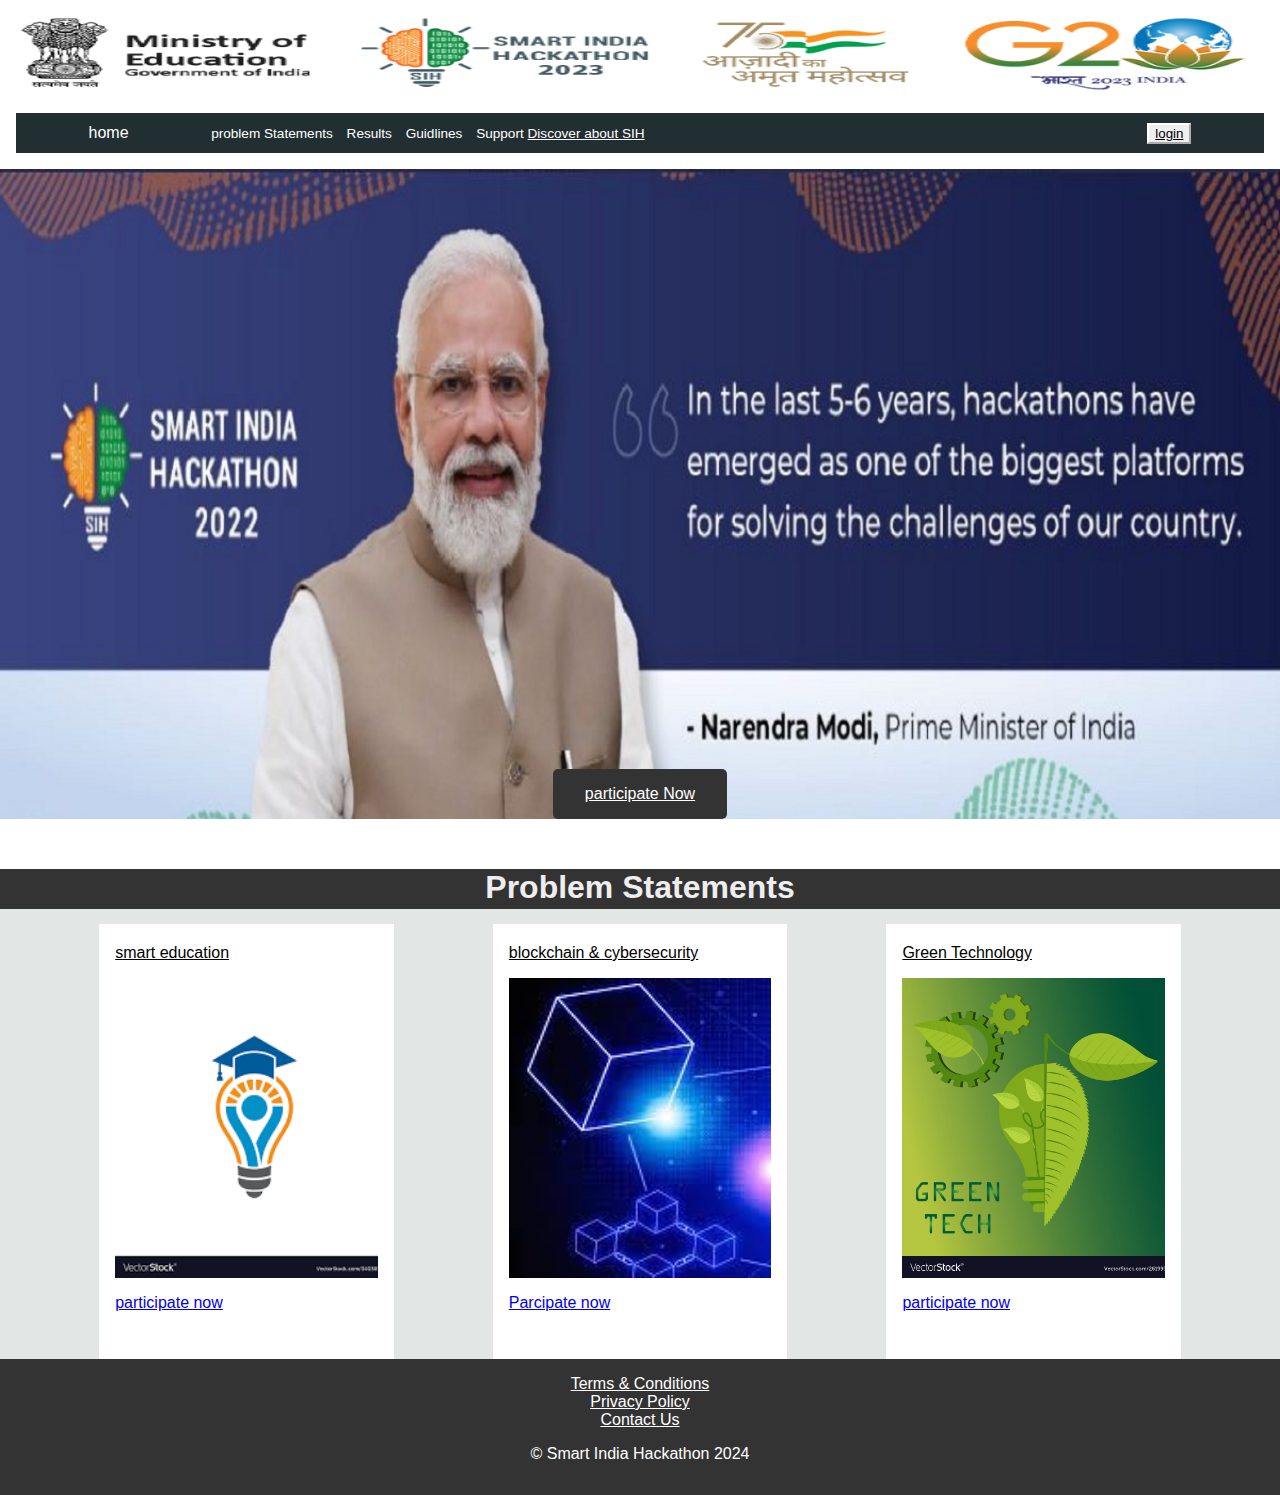
<file: index.html>
<!DOCTYPE html>

<html lang="en">

<head>


    <meta charset="UTF-8">
    <link rel="stylesheet" href="https://cdnjs.cloudflare.com/ajax/libs/font-awesome/6.4.0/css/all.min.css" integrity="sha512-iecdLmaskl7CVkqkXNQ/ZH/XLlvWZOJyj7Yy7tcenmpD1ypASozpmT/E0iPtmFIB46ZmdtAc9eNBvH0H/ZpiBw==" crossorigin="anonymous" referrerpolicy="no-referrer" />



    <meta name="viewport" content="width=device-width, initial-scale=1.0">


    <title>SiH Landing Page - Innovate for India</title>
    <link rel="stylesheet" href="styles.css">
</head>

<body>
    <header>
       <div class="head1">
        <a href="#"><img src="SIH2023-logo.png " style="height: 75px;" alt="SiiH Logo"></a>
        <br>

         
        <div class="panel">
            <div class="panel-all">
                <i class="fa-solid fa-bars"></i>
                home
            </div>
            <div class="panel-ops">
               <p> problem Statements</p>
               <p>Results</p> 
               <p>Guidlines</p> 
                <p>Support</p>
                <a href="discover.html" style="color: white;">Discover about SIH</a>

            </div>

            <div class="panel-deals">
                <button style="border-color: white;"><a href="login.html" style="color: black;">login</a></button>
            </div>
        </div>
       </div>
        <!-- <a href="#"><img src=".jpg" alt="SiiH Logo"></a>  add the navbar to add logo at left end and login button at right end-->
        <!-- <nav>
            <ul>
                <li><a href="#">About</a></li>
                <li><a href="#">Challenges</a></li>
                <li><a href="#">Resources</a></li>
                <li><a href="#">Join</a></li>
            </ul>
        </nav> -->
    </header>
    <main>
        <section class="hero">
            <!-- <h1>Innovate for India</h1>
            <p>Solve real-world challenges. Build impactful solutions. Make a difference.</p>  make a navbar for smart india hackethon having login, participate home and contact us -->
            <a href="registration.html" class="button">participate Now</a>
        </section>

        <div class="pr">
            <h1>Problem Statements</h1>
        </div>

        <div class="shop-section">
            <div class="box1 box">
                <div class="box-content">
                    <a href="problems.html" style="color: black;">smart education</a>
                <div class="box-img" style="background-image: url('edu.png')"></div>
                <a href="registration.html">participate now</a>
                </div>
            </div>
            <div class="box2 box">
                <div class="box-content">
                    <a  href="problems.html" style="color: black;">blockchain & cybersecurity</a>
                <div class="box-img" style="background-image: url('blockchain.jfif')"></div>
                <a href="registration.html">Parcipate now</a>
                </div>
    
            </div>
    
            <div class="box3 box">
                <div class="box-content">
                    <a  href="problems.html" style="color: black;">Green Technology</a>
                <div class="box-img" style="background-image: url('gtech.jpg')"></div>
                <a href="registration.html">participate now</a>
                </div>
            </div>
           

      
    </main>
    <footer>
        <div class="ft">
            <ul>
                <li><a href="#"  style="color: white;">Terms & Conditions</a></li>
                <li><a href="#" style="color: white;">Privacy Policy</a></li>
                <li><a href="contactus.html" style="color: white;">Contact Us</a></li>
            </ul>
        </div>
        <p>&copy; Smart India Hackathon 2024</p>
    </footer>
</body>
<!-- make a registartion form in html and use css to make it more attractive and colorful , form should contain name, college name,  mobile number state using select tag, id proof file, no of team members also add validation for number and other field -->

</html>
</file>
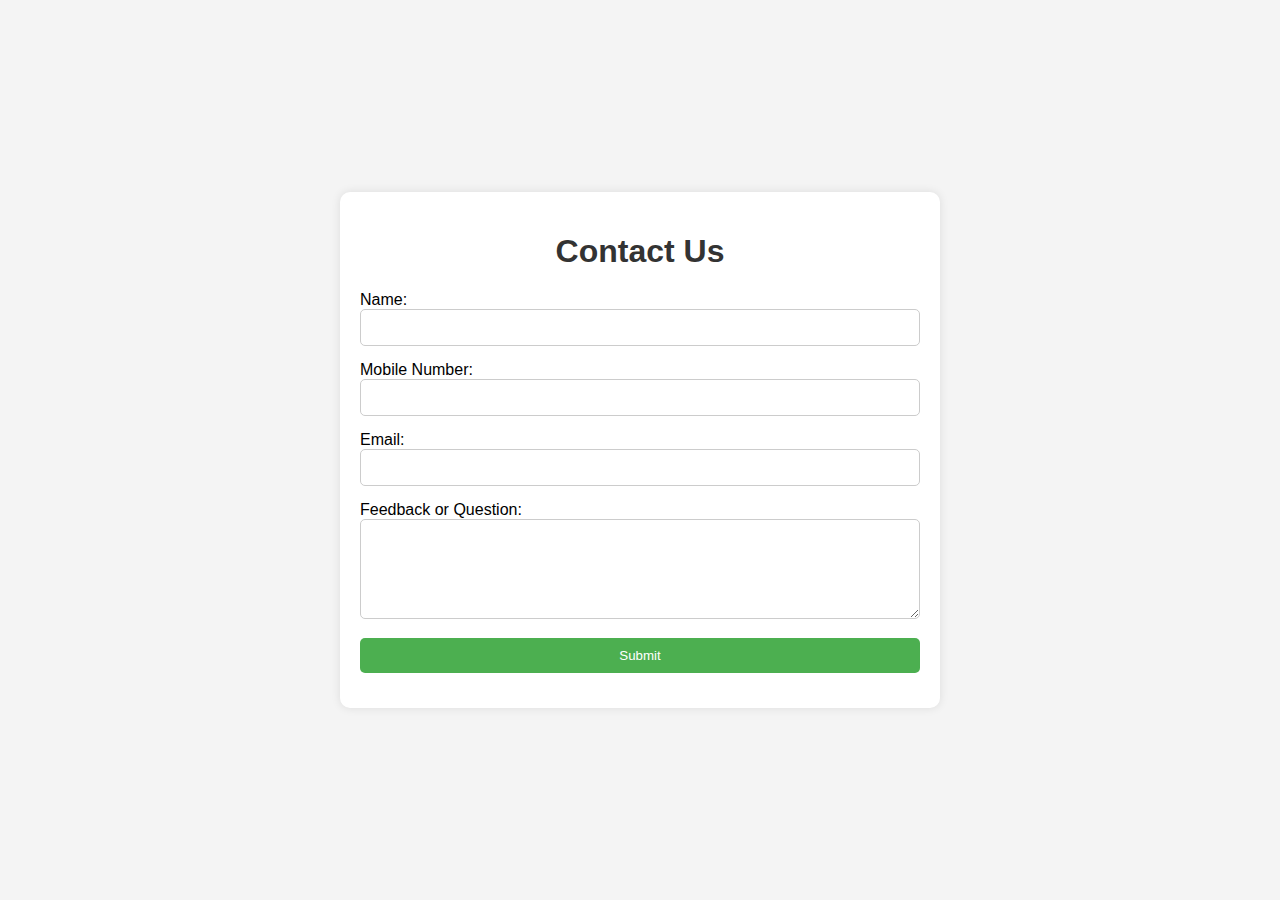
<file: contactus.html>
<!DOCTYPE html>
<html lang="en">

<head>
    <meta charset="UTF-8">
    <meta name="viewport" content="width=device-width, initial-scale=1.0">
    <title>Contact Us</title>
    <style>
        body {
            display: flex;
            justify-content: center;
            align-items: center;
            height: 100vh;
            margin: 0;
            background-color: #f4f4f4;
            font-family: Arial, sans-serif;
        }

        .contact-form {
            max-width: 600px;
            width: 90%;
            background-color: #fff;
            padding: 20px;
            border-radius: 10px;
            box-shadow: 0 0 10px rgba(0, 0, 0, 0.1);
            box-sizing: border-box;
        }

        h1 {
            text-align: center;
            color: #333;
        }

        input,
        textarea {
            width: 100%;
            padding: 10px;
            margin-bottom: 15px;
            box-sizing: border-box;
            border: 1px solid #ccc;
            border-radius: 5px;
        }

        textarea {
            height: 100px;
        }

        input[type="submit"] {
            background-color: #4caf50;
            color: #fff;
            padding: 10px;
            border: none;
            border-radius: 5px;
            cursor: pointer;
        }

        input[type="submit"]:hover {
            background-color: #45a049;
        }

        @media only screen and (max-width: 600px) {
            .contact-form {
                width: 100%;
            }
        }
    </style>
</head>

<body>
    <div class="contact-form">
        <h1>Contact Us</h1>
        <form onsubmit="return validateForm()">
            <label for="name">Name:</label>
            <input type="text" id="name" name="name" required>

            <label for="mobile">Mobile Number:</label>
            <input type="tel" id="mobile" name="mobile" pattern="[0-9]{10}" required>

            <label for="email">Email:</label>
            <input type="email" id="email" name="email" required>

            <label for="feedback">Feedback or Question:</label>
            <textarea id="feedback" name="feedback" required></textarea>

            <input type="submit" value="Submit">
        </form>
    </div>

    <script>
        function validateForm() {
            var mobile = document.getElementById('mobile').value;

            // Mobile number validation
            if (mobile.length !== 10 || isNaN(mobile)) {
                alert("Mobile number must be 10 digits long and contain only numeric characters.");
                return false;
            }

            return true;
        }
    </script>
</body>

</html>
</file>
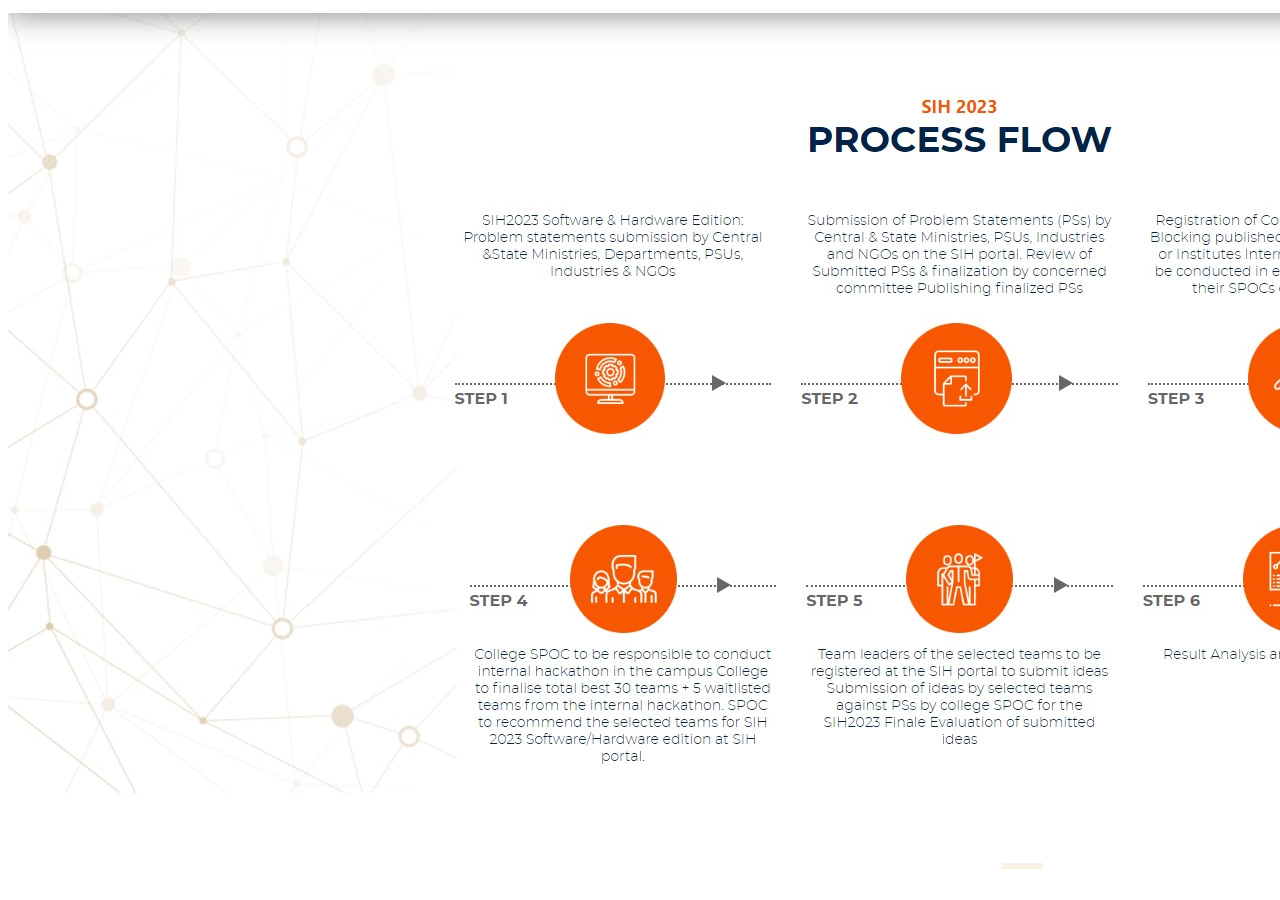
<file: discover.html>
<!DOCTYPE html>
<html lang="en">
<head>
    <meta charset="UTF-8">
    <meta name="viewport" content="width=device-width, initial-scale=1.0">
    <title>Document</title>
</head>
<body>
    <img src="Screenshot-flow.jpg">
</body>
</html>
</file>
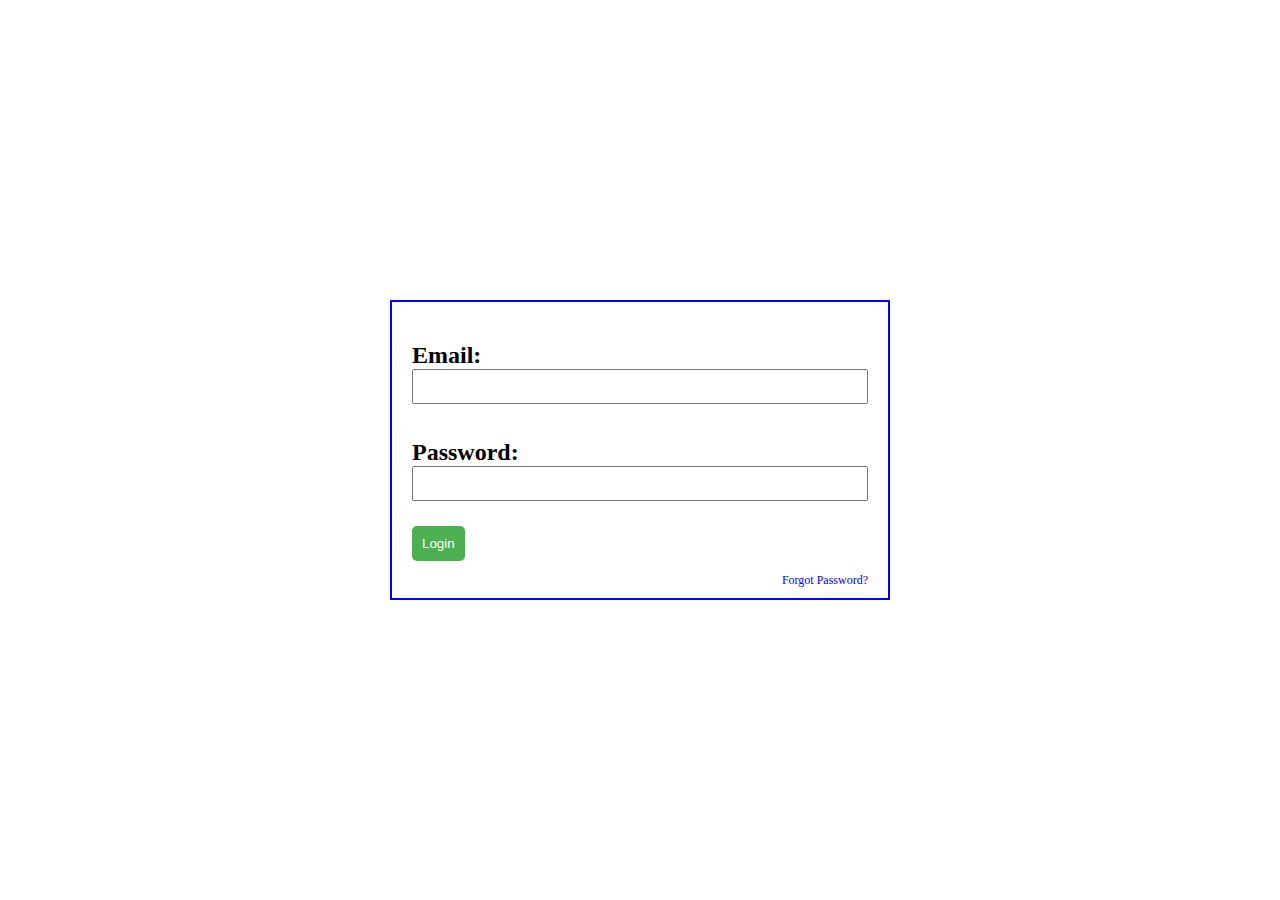
<file: login.html>
<!DOCTYPE html>
<html lang="en">

<head>
    <meta charset="UTF-8">
    <meta name="viewport" content="width=device-width, initial-scale=1.0">
    <title>Login</title>
    <style>
        body {
            display: flex;
            justify-content: center;
            align-items: center;
            height: 100vh;
            margin: 0;
        }

        .login-form {
            height: 300px;
            width: 500px;
            border: 2px solid blue;
            box-sizing: border-box;
            padding: 20px;
        }

        .box {
            display: flex;
            justify-content: center;
            align-items: center;
        }

        h2 {
            margin-bottom: 10px;
        }

        input {
            width: 100%;
            padding: 8px;
            box-sizing: border-box;
            margin-bottom: 15px;
        }

        .login-btn {
            background-color: #4caf50;
            color: #fff;
            padding: 10px;
            border: none;
            border-radius: 5px;
            cursor: pointer;
        }

        .login-btn:hover {
            background-color: #45a049;
        }

        .forgot-password {
            text-align: right;
            font-size: 12px;
            color: blue;
            cursor: pointer;
        }
    </style>
</head>

<body>
    <form action="success.html">
        <div class="box">
            <div class="login-form">
                <h2>Email: <input type="email"></h2>
                <h2>Password: <input type="password"></h2>
                <button type="submit" class="login-btn">Login</button>
                <p class="forgot-password">Forgot Password?</p>
            </div>
        </div>
    </form>
</body>

</html>
</file>
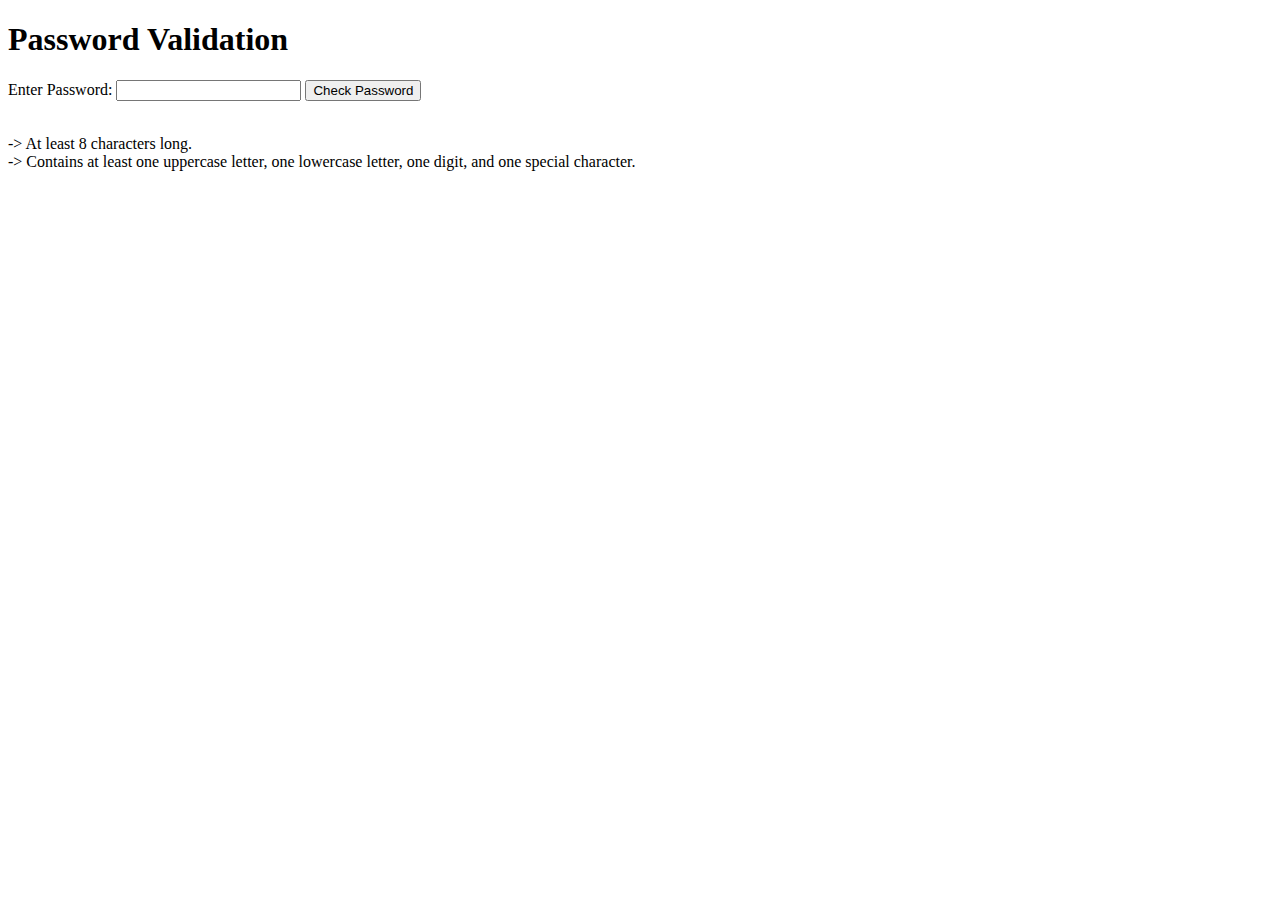
<file: passcheck.html>
<!DOCTYPE html>
<html>
<head>
    <title>Password Validation</title>
</head>
<body>
    <h1>Password Validation</h1>
    <form>
        <label for="passwordInput">Enter Password:</label>
        <input type="password" id="passwordInput" name="passwordInput" required>
        <button type="button" onclick="validatePassword()">Check Password</button>
    </form>
    <br>
    <p>
        -> At least 8 characters long.
        <br>
         -> Contains at least one uppercase letter, one lowercase letter, one digit, and one 
special character.
    </p>
    <p id="validationResult"></p>

    <script>
        function validatePassword() {
            const passwordInput = document.getElementById("passwordInput");
            const validationResult = document.getElementById("validationResult");

            const password = passwordInput.value;

            if (password.length >= 8 &&
                /[a-z]/.test(password) &&
                /[A-Z]/.test(password) &&
                /\d/.test(password) &&
                /[!@#$%^&*]/.test(password)) {
                validationResult.textContent = "Password is valid!";
                validationResult.style.color = "green";
            } else {
                validationResult.textContent = "Password is not valid. Please follow the criteria.";
                validationResult.style.color = "red";
            }
        }
    </script>
</body>
</html>
</file>
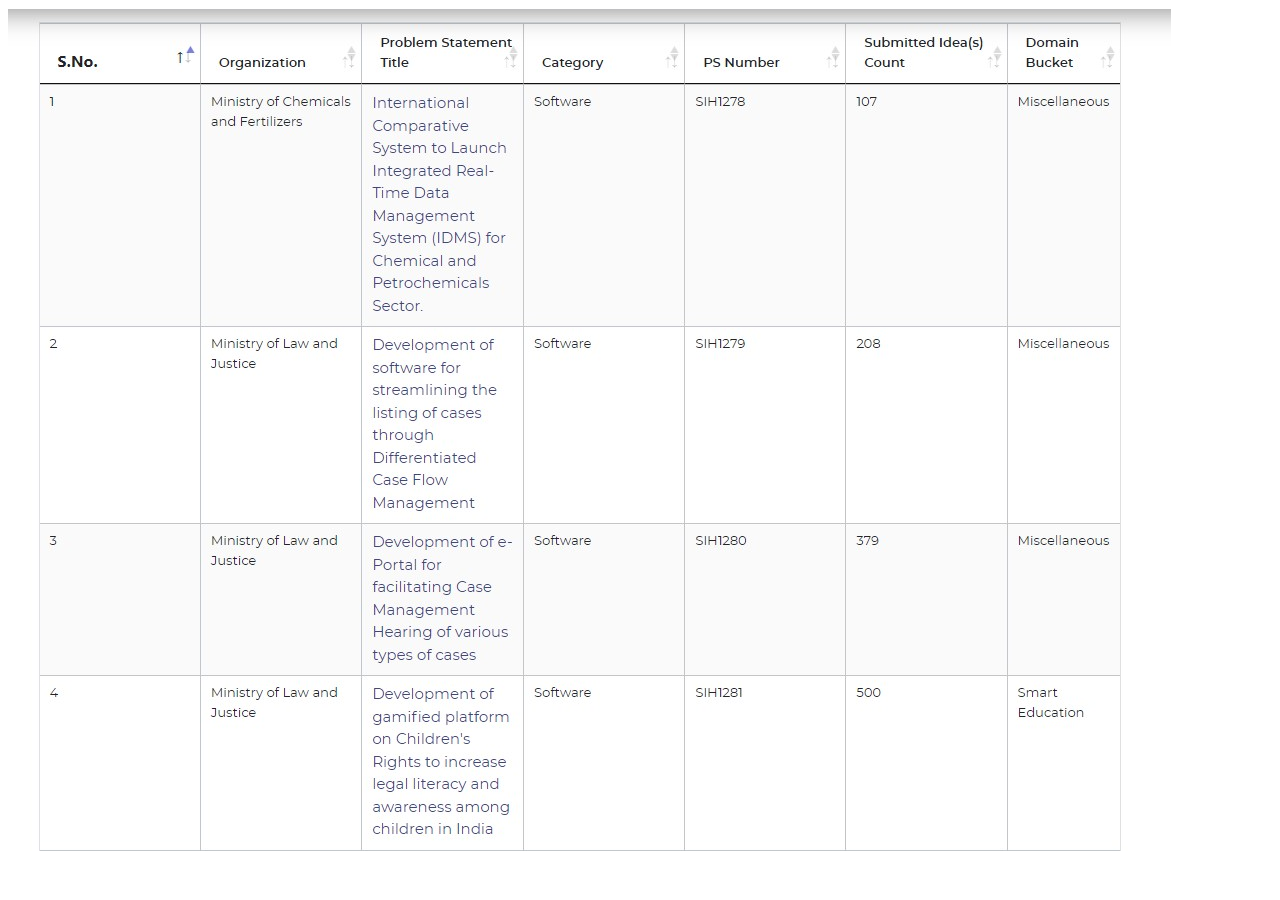
<file: problems.html>
<!DOCTYPE html>
<html lang="en">
<head>
    <meta charset="UTF-8">
    <meta name="viewport" content="width=device-width, initial-scale=1.0">
    <title>Document</title>
</head>
<body>
    <img src="p1.jpg">
</body>
</html>
</file>
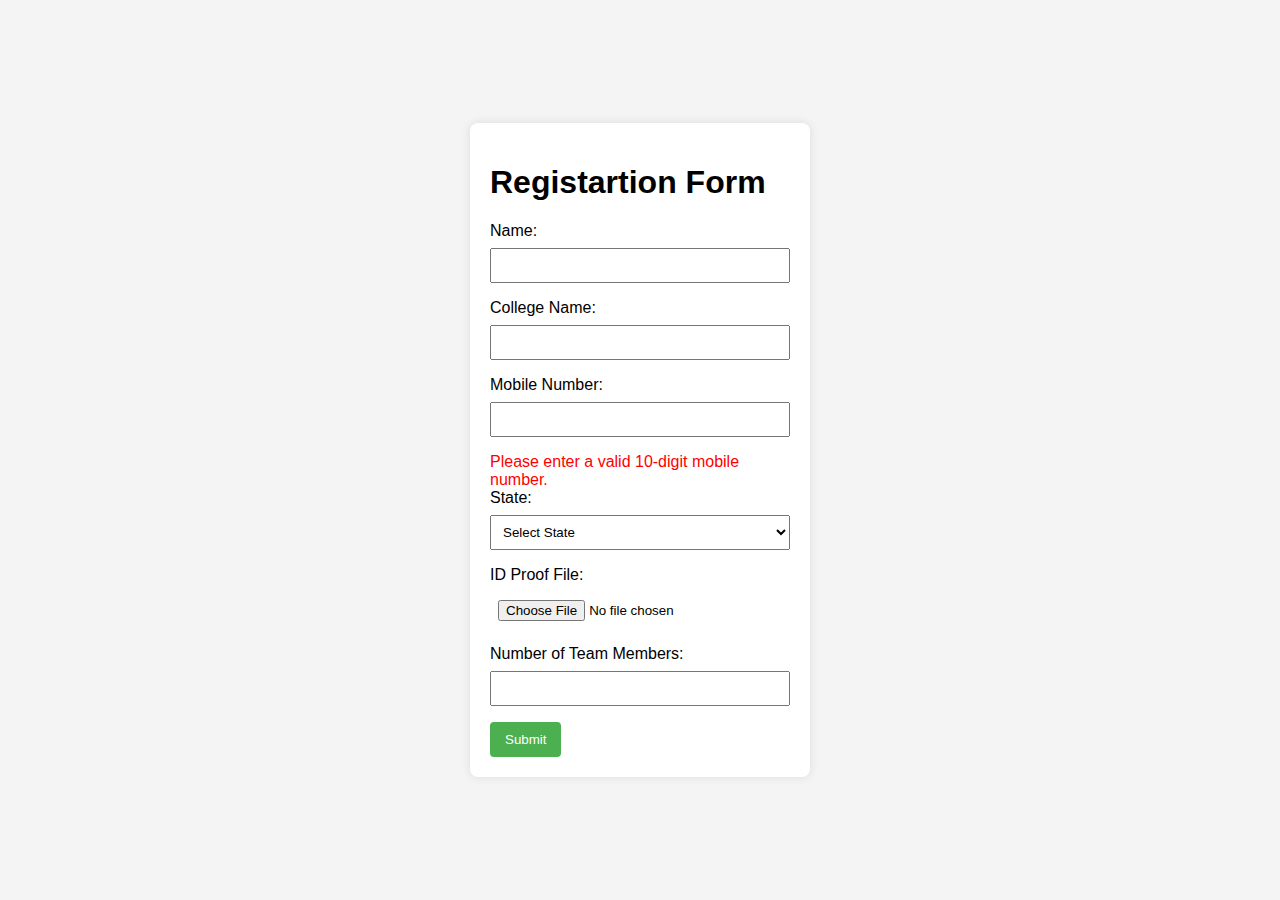
<file: registration.html>
<!DOCTYPE html>
<html lang="en">
<head>
    <meta charset="UTF-8">
    <meta name="viewport" content="width=device-width, initial-scale=1.0">
    <title>Registration Form</title>
    <style>
        body {
            font-family: Arial, sans-serif;
            background-color: #f4f4f4;
            margin: 0;
            padding: 0;
            display: flex;
            align-items: center;
            justify-content: center;
            height: 100vh;
        }

        form {
            background-color: #fff;
            padding: 20px;
            border-radius: 8px;
            box-shadow: 0 0 10px rgba(0, 0, 0, 0.1);
            width: 300px;
        }

        label {
            display: block;
            margin-bottom: 8px;
        }

        input, select {
            width: 100%;
            padding: 8px;
            margin-bottom: 16px;
            box-sizing: border-box;
        }

        button {
            background-color: #4caf50;
            color: #fff;
            padding: 10px 15px;
            border: none;
            border-radius: 4px;
            cursor: pointer;
        }

        button:hover {
            background-color: #45a049;
        }

        .error-message {
            color: #ff0000;
            margin-top: 5px;
        }
    </style>
</head>
<body>

<form id="registrationForm" onsubmit="return validateForm()">
    <h1>Registartion Form </h1>
    <label for="name">Name:</label>
    <input type="text" id="name" name="name" required>

    <label for="college">College Name:</label>
    <input type="text" id="college" name="college" required>

    <label for="mobile">Mobile Number:</label>
    <input type="tel" id="mobile" name="mobile" pattern="[0-9]{10}" required>
    <span class="error-message">Please enter a valid 10-digit mobile number.</span>

    <label for="state">State:</label>
    <select id="state" name="state" required>
        <option value="">Select State</option>
        <!-- Add more options as needed -->
        <option value="state1">State 1</option>
        <option value="state2">State 2</option>
        <option value="state3">State 3</option>
    </select>

    <label for="idProof">ID Proof File:</label>
    <input type="file" id="idProof" name="idProof" accept=".jpg, .jpeg, .png, .pdf" required>

    <label for="teamMembers">Number of Team Members:</label>
    <input type="number" id="teamMembers" name="teamMembers" min="1" required>

    <button type="submit">Submit</button>
</form>

<script>
    function validateForm() {
        // Basic mobile number validation
        const mobileInput = document.getElementById('mobile');
        const mobileRegex = /^[0-9]{10}$/;
        const isValidMobile = mobileRegex.test(mobileInput.value);

        if (!isValidMobile) {
            document.querySelector('.error-message').style.display = 'block';
            return false;
        }

        return true;
    }
</script>

</body>
</html>
</file>
<file: styles.css>
body {
    font-family: sans-serif;
    margin: 0;
    padding: 0;
}

header {
    background-color: #fff;
    display: flex;
    justify-content: space-between;
    align-items: center;
    padding: 1em;
}

header img {
    width: 100%;
    height:200px;
}
 .head1{
    display: flex;
    flex-direction: column;
    width: 100%;
 }
.panel{
    display:flex;
    height: 40px;
    width: 100%;
    background-color: #222f32;
    color: white;
    align-items: center;
    justify-content: space-evenly;
}

.panel-ops p{
    display:inline;
    margin-left: 10px;
}

.panel-ops{
    width:70%;
    font-size: 0.85rem;
}

.panel-deals{
    font-size: 0.9rem;
    font-weight: 700;
}

/* nav ul {
    list-style: none;
    display: flex;
    justify-content: space-between;
    margin: 0;
    padding: 0;
}

nav li {
    padding: 0.5em;
}

nav a {
    text-decoration: none;
    color: #333;
} */

.hero {
    background-image: url("SIHmodibanner.jpg");
    background-size: cover;
    
    height: 650px;
    display: flex;
    justify-content: center;
    align-items: end;
    
    text-align: center;
    margin-bottom: 50px;
}

.hero h1 {
    font-size: 2em;
    color: #fff;
    margin-bottom: 1em;
}

.hero p {
    color: #fff;
    font-size: 1.2em;
    line-height: 1.5;
}
.shop-section{
    display:flex;
    flex-wrap: wrap;
    justify-content: space-evenly;
    background-color: #e2e7e6;
}
.box{
    height:400px;
    width:23%;
    background-color: white;
    
    /* border: 2px solid black; */
    padding: 20px 0px 15px;
    margin-top: 15px;
}

.box-img{
    height:300px;
    background-size: cover;
    margin-top: 1rem;
    margin-bottom: 1rem;
}

.box-content{
    margin-left: 1rem;
    margin-right: 1rem;
}

.box-content p{
    color: #007185;
}

.button {
    background-color: #333;
    color: #fff;
    padding: 1em 2em;
    border: none;
    border-radius: 5px;
    margin-top: 1em;
    cursor: pointer;
}

.problem-statement {
    padding: 2em;
    border-top: 1px solid #eee;
}

.problem-statement h2 {
    font-size: 1.5em;
    margin-bottom: 1em;
}

.problem-statement p {
    line-height: 1.5;
}

footer {
    background-color: #333;
    color: #fff;
    padding: 1em;
    text-align: center;
}

footer ul {
    list-style: none;
    padding: 0;
    margin: 0
    
}
.ft{
    display: flex;
    justify-content: space-evenly;
}

.pr{
    height: 40px;
    background-color: #333;
    color: #eee;
    justify-content: center;
    text-align: center;
}
.pr h2{
    justify-content: center;
    text-align: center;
}
</file>
